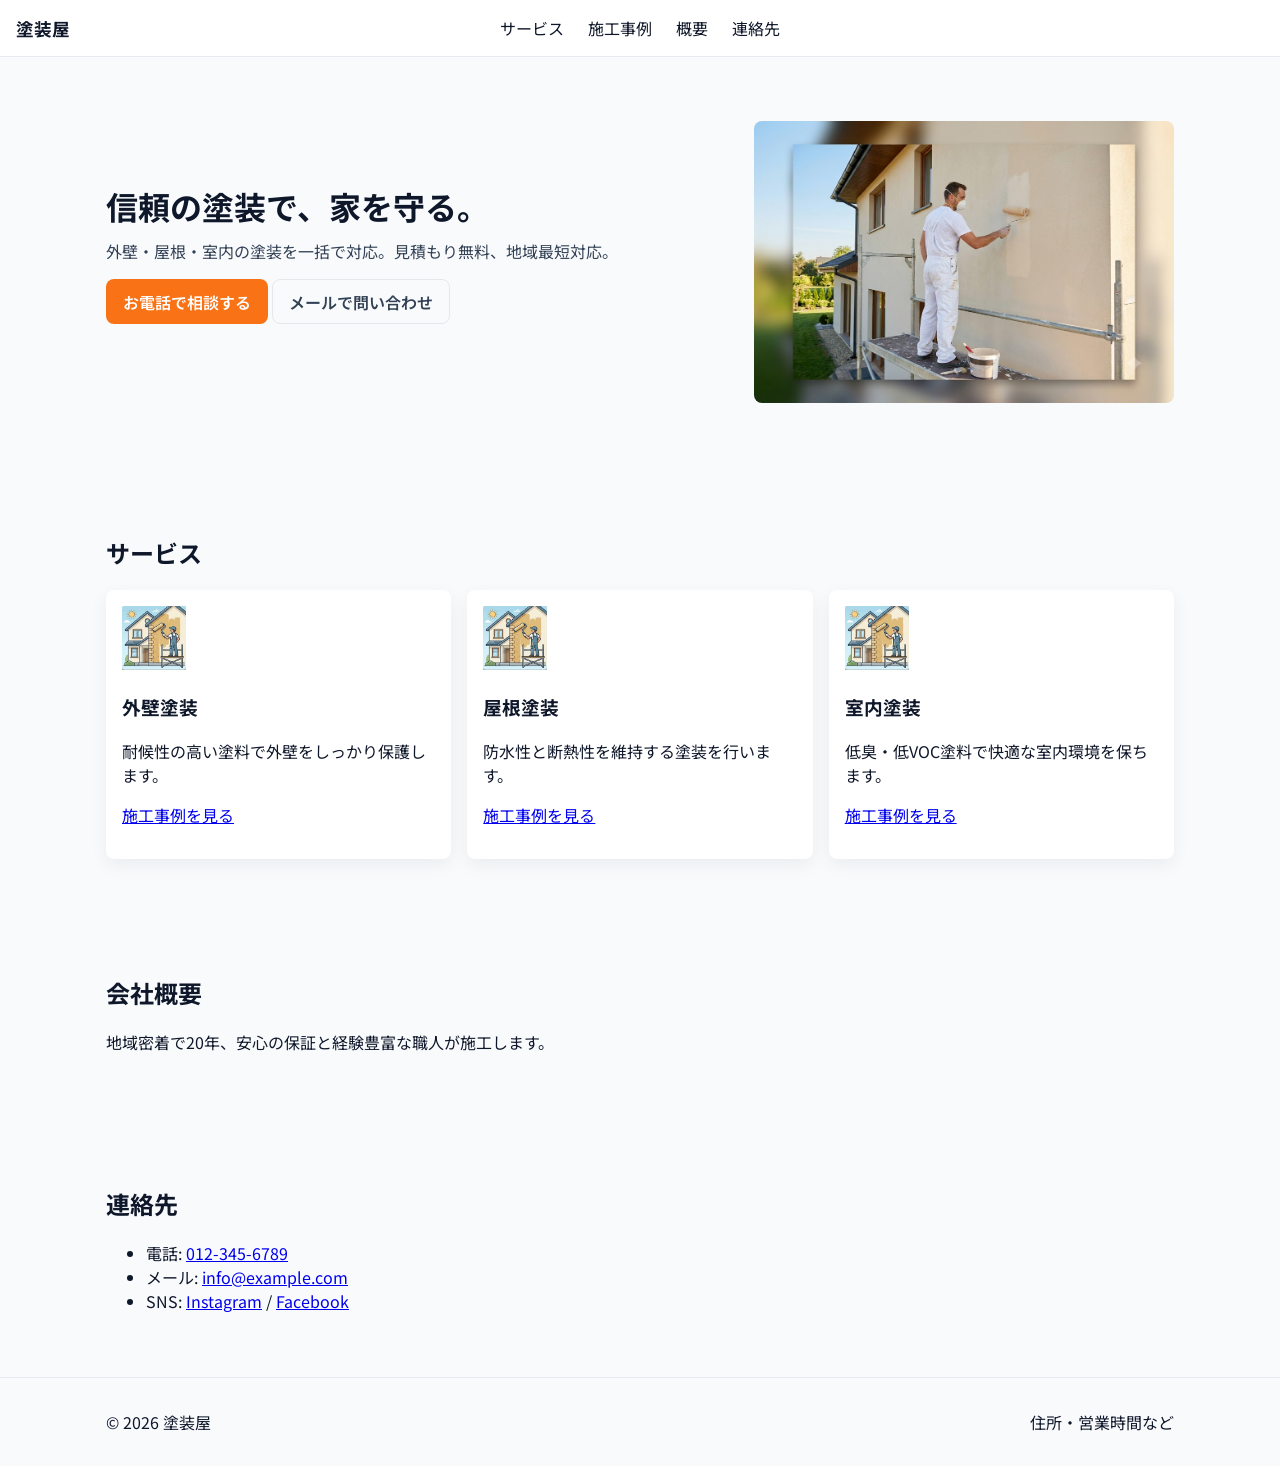
<file: index.html>
<!DOCTYPE html>
<html lang="ja">
<head>
  <meta charset="UTF-8">
  <meta name="viewport" content="width=device-width, initial-scale=1.0">
  <meta name="description" content="地域密着の塗装サービス。外壁・屋根・室内の塗装を迅速に対応します。">
  <title>塗装屋 — サンプルサイト</title>
  <link rel="preconnect" href="https://fonts.gstatic.com" crossorigin>
  <link href="https://fonts.googleapis.com/css2?family=Inter:wght@300;400;600;700&family=Noto+Sans+JP:wght@400;700&display=swap" rel="stylesheet">
  <link rel="stylesheet" href="assets/css/styles.css">
</head>
<body>
  <header id="site-header">
    <div class="container header-inner">
      <div class="logo">塗装屋</div>
      <nav class="nav">
        <a href="#services">サービス</a>
        <a href="works/">施工事例</a>
        <a href="#about">概要</a>
        <a href="#contact">連絡先</a>
      </nav>
    </div>
  </header>

  <main>
    <section id="hero" class="hero">
      <div class="container hero-inner">
        <div class="hero-copy">
          <h1>信頼の塗装で、家を守る。</h1>
          <p>外壁・屋根・室内の塗装を一括で対応。見積もり無料、地域最短対応。</p>
          <p class="hero-buttons">
            <a class="btn btn-primary" href="tel:0123456789">お電話で相談する</a>
            <a class="btn btn-outline" href="mailto:info@example.com">メールで問い合わせ</a>
          </p>
        </div>
        <div class="hero-media">
          <img src="assets/img/hero.png" alt="塗装のイメージ写真（施工中）">
        </div>
      </div>
    </section>

    <section id="services" class="section">
      <div class="container">
        <h2>サービス</h2>
        <div class="cards">
          <article class="card">
            <img src="assets/img/service1.png" alt="外壁塗装">
            <h3>外壁塗装</h3>
            <p>耐候性の高い塗料で外壁をしっかり保護します。</p>
            <p><a href="works/1.html">施工事例を見る</a></p>
          </article>
          <article class="card">
            <img src="assets/img/service1.png" alt="屋根塗装">
            <h3>屋根塗装</h3>
            <p>防水性と断熱性を維持する塗装を行います。</p>
            <p><a href="works/1.html">施工事例を見る</a></p>
          </article>
          <article class="card">
            <img src="assets/img/service1.png" alt="室内塗装">
            <h3>室内塗装</h3>
            <p>低臭・低VOC塗料で快適な室内環境を保ちます。</p>
            <p><a href="works/1.html">施工事例を見る</a></p>
          </article>
        </div>
      </div>
    </section>

    <section id="about" class="section about">
      <div class="container">
        <h2>会社概要</h2>
        <p>地域密着で20年、安心の保証と経験豊富な職人が施工します。</p>
      </div>
    </section>

    <section id="contact" class="section contact">
      <div class="container">
        <h2>連絡先</h2>
        <ul class="contact-list">
          <li>電話: <a href="tel:0123456789">012-345-6789</a></li>
          <li>メール: <a href="mailto:info@example.com">info@example.com</a></li>
          <li>SNS: <a href="#">Instagram</a> / <a href="#">Facebook</a></li>
        </ul>
      </div>
    </section>
  </main>

  <footer id="site-footer">
    <div class="container footer-inner">
      <div>© <span id="year"></span> 塗装屋</div>
      <div class="footer-links">住所・営業時間など</div>
    </div>
  </footer>

  <script>
    document.getElementById('year').textContent = new Date().getFullYear();
  </script>
</body>
</html>
</file>
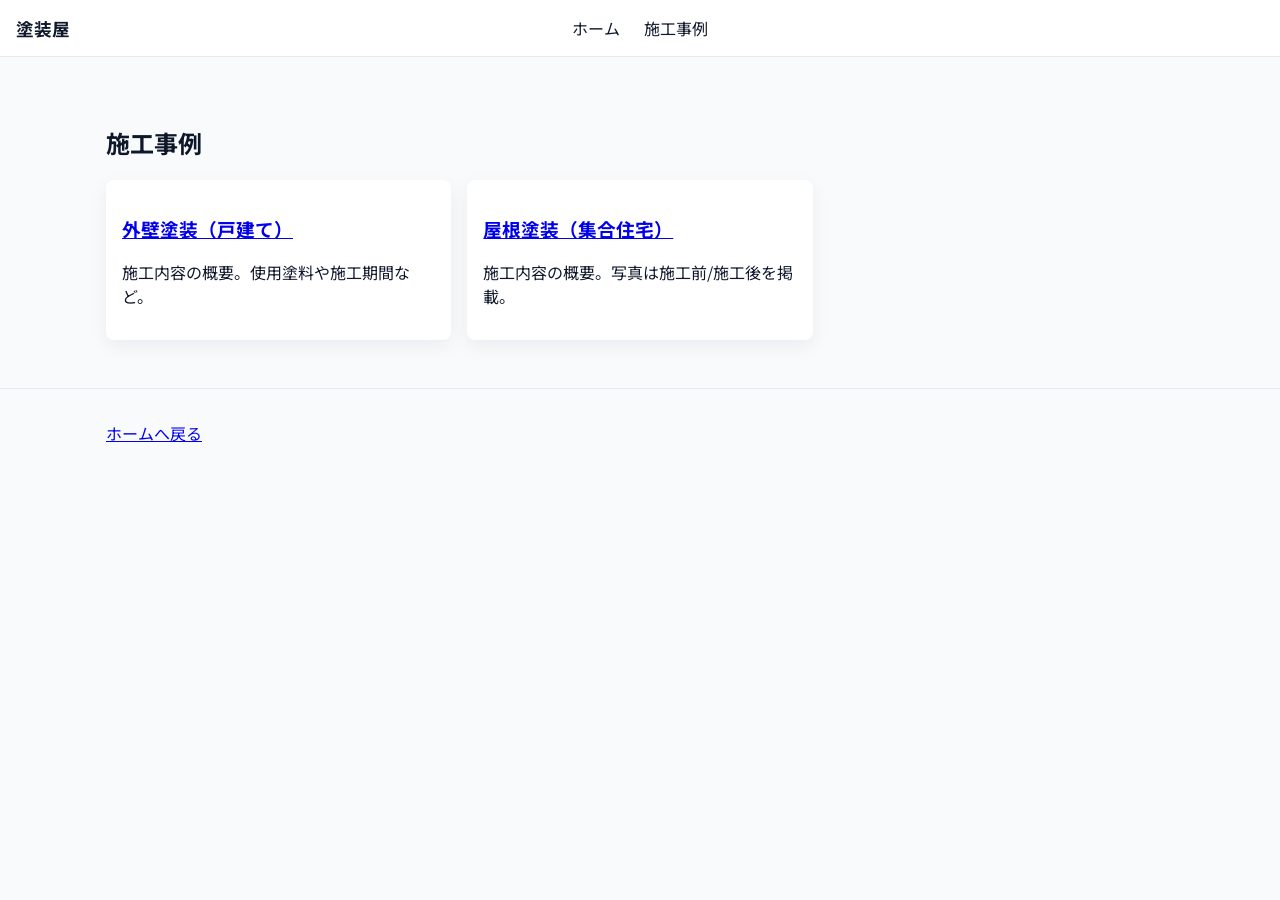
<file: works/index.html>
<!DOCTYPE html>
<html lang="ja">
<head>
  <meta charset="utf-8">
  <meta name="viewport" content="width=device-width,initial-scale=1">
  <title>施工事例 — 塗装屋</title>
  <link href="/assets/css/styles.css" rel="stylesheet">
  <meta name="description" content="施工事例一覧。外壁・屋根・室内の施工写真と詳細を掲載しています。">
  <link href="https://fonts.googleapis.com/css2?family=Inter:wght@300;400;600;700&family=Noto+Sans+JP:wght@400;700&display=swap" rel="stylesheet">
</head>
<body>
  <header id="site-header">
    <div class="container header-inner">
      <div class="logo">塗装屋</div>
      <nav class="nav">
        <a href="/">ホーム</a>
        <a href="/works/">施工事例</a>
      </nav>
    </div>
  </header>
  <main>
    <section class="section">
      <div class="container">
        <h1>施工事例</h1>
        <div class="cards">
          <article class="card">
            <h3><a href="1.html">外壁塗装（戸建て）</a></h3>
            <p>施工内容の概要。使用塗料や施工期間など。</p>
          </article>
          <article class="card">
            <h3><a href="1.html">屋根塗装（集合住宅）</a></h3>
            <p>施工内容の概要。写真は施工前/施工後を掲載。</p>
          </article>
        </div>
      </div>
    </section>
  </main>
  <footer id="site-footer">
    <div class="container footer-inner">
      <div><a href="/">ホームへ戻る</a></div>
    </div>
  </footer>
</body>
</html>
</file>
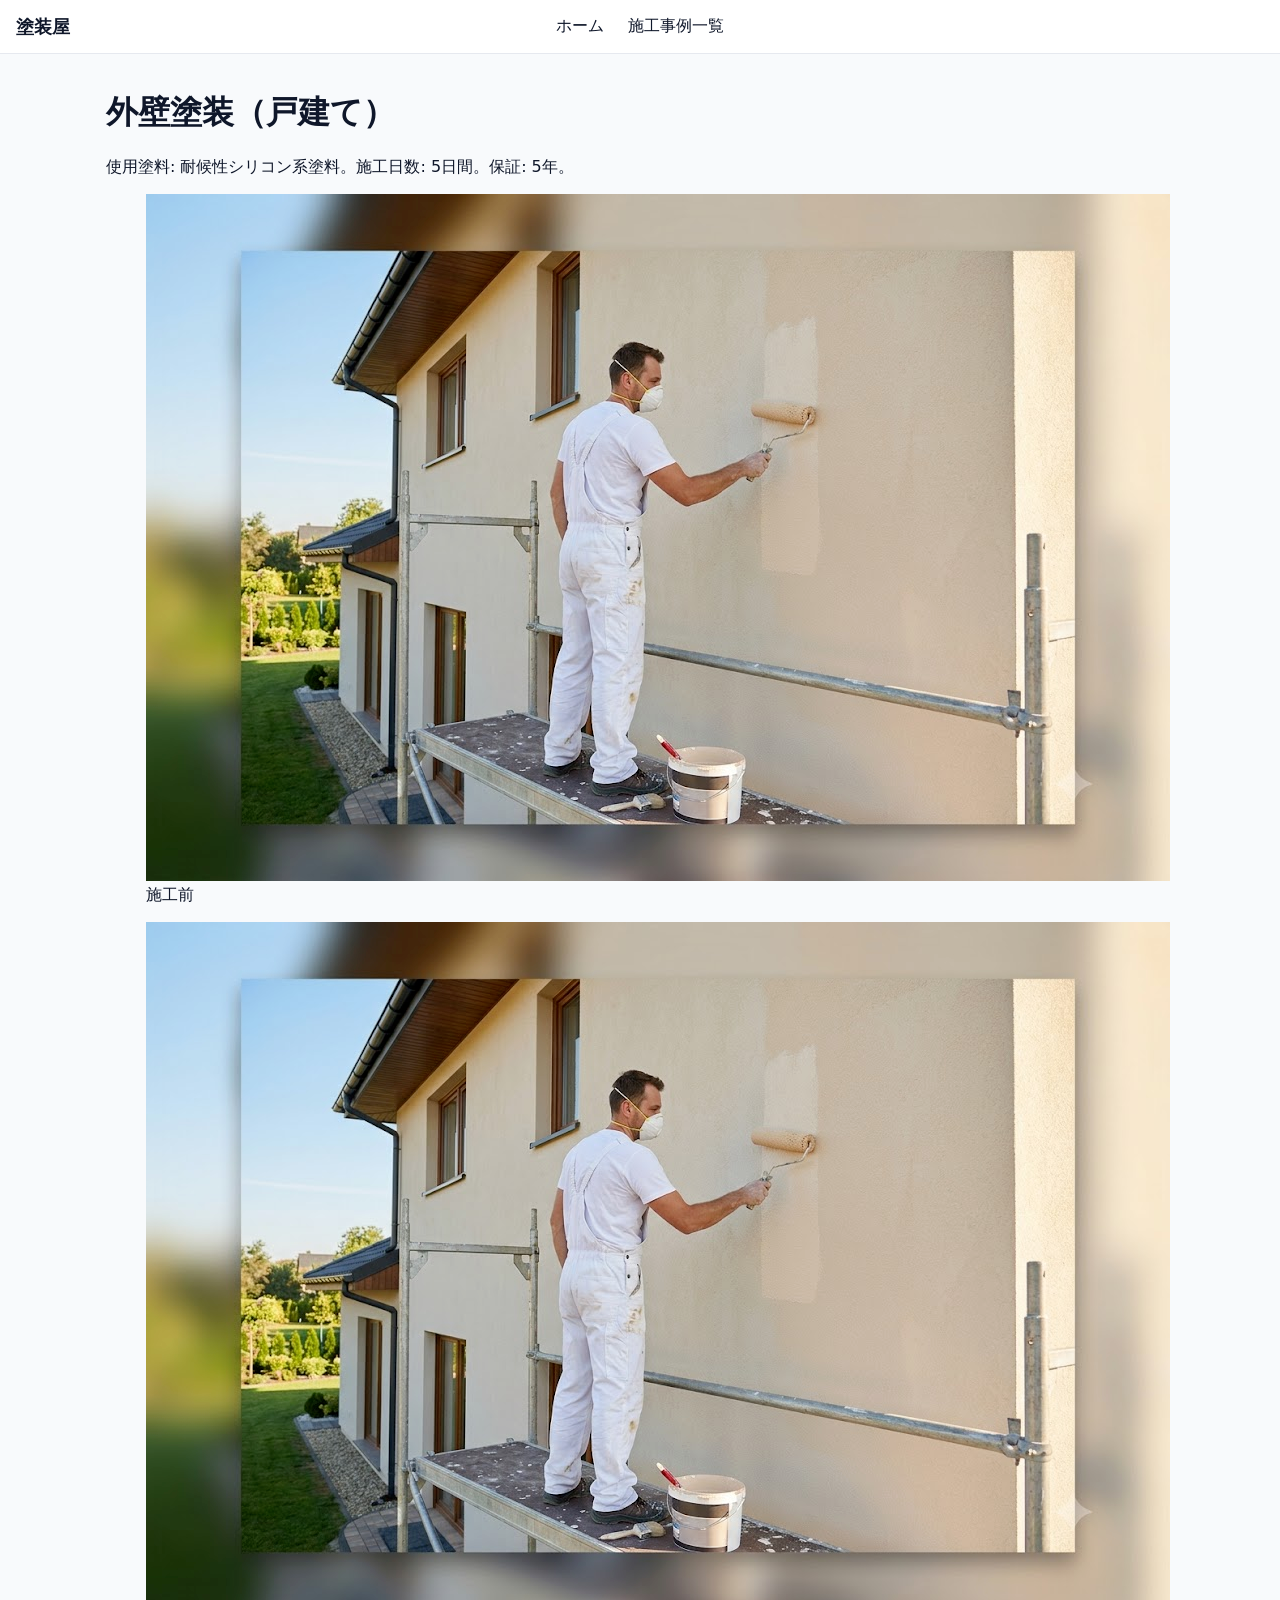
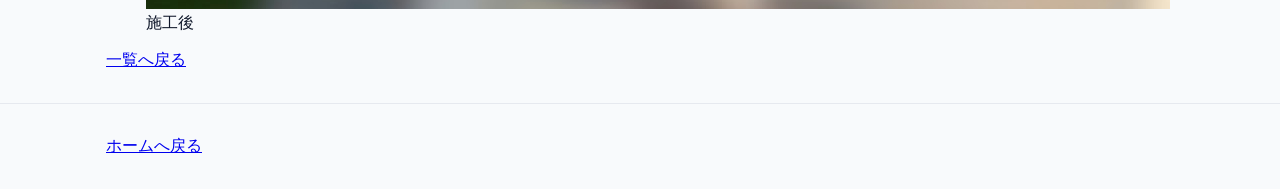
<file: works/1.html>
<!DOCTYPE html>
<html lang="ja">
<head>
  <meta charset="utf-8">
  <meta name="viewport" content="width=device-width,initial-scale=1">
  <title>施工事例 — 外壁塗装（戸建て）</title>
  <link href="/assets/css/styles.css" rel="stylesheet">
  <meta name="description" content="外壁塗装の施工事例。施工前・施工後の写真と詳細を掲載しています。">
</head>
<body>
  <header id="site-header">
    <div class="container header-inner">
      <div class="logo">塗装屋</div>
      <nav class="nav">
        <a href="/">ホーム</a>
        <a href="/works/">施工事例一覧</a>
      </nav>
    </div>
  </header>
  <main>
    <div class="container">
      <h1>外壁塗装（戸建て）</h1>
      <p>使用塗料: 耐候性シリコン系塗料。施工日数: 5日間。保証: 5年。</p>
      <figure>
        <img src="/assets/img/hero.png" alt="施工前の写真">
        <figcaption>施工前</figcaption>
      </figure>
      <figure>
        <img src="/assets/img/hero.png" alt="施工後の写真">
        <figcaption>施工後</figcaption>
      </figure>
      <p><a href="/works/">一覧へ戻る</a></p>
    </div>
  </main>
  <footer id="site-footer">
    <div class="container footer-inner">
      <div><a href="/">ホームへ戻る</a></div>
    </div>
  </footer>
</body>
</html>
</file>
<file: assets/css/styles.css>
:root{
  --color-text:#0F172A; /* main text (nav/heading) */
  --color-bg:#F8FAFC; /* page background */
  --color-accent:#F97316; /* orange accent */
  --color-cta:#D97706; /* darker CTA */
  --max-width:1100px;
}
*{box-sizing:border-box}
html,body{height:100%;margin:0;font-family:'Noto Sans JP', 'Inter', system-ui, -apple-system, 'Segoe UI', Roboto, 'Helvetica Neue', Arial;color:var(--color-text);background:var(--color-bg);}
.container{max-width:var(--max-width);margin:0 auto;padding:1rem}
/* Header */
#site-header{background:#fff;border-bottom:1px solid #e6e9ef;position:sticky;top:0;z-index:40}
.header-inner{display:flex;align-items:center;justify-content:center;gap:1rem}
.logo{font-weight:700;font-size:1.1rem;position:absolute;left:1rem}
.nav{display:flex;gap:1.5rem}
.nav a{color:var(--color-text);text-decoration:none}

/* Buttons */
.btn{display:inline-block;text-decoration:none;color:inherit;border:1px solid transparent;padding:0.6rem 1rem;border-radius:8px;font-weight:600}
.btn-primary{background:var(--color-accent);color:#fff}
.btn-outline{background:transparent;border:1px solid rgba(15,23,42,0.08)}
.btn-ghost{background:transparent}

/* Hero */
.hero{padding:3rem 0}
.hero-inner{display:grid;grid-template-columns:1fr 420px;gap:2rem;align-items:center}
.hero-copy h1{font-size:2rem;margin:0 0 0.6rem}
.hero-copy p{margin:0 0 1rem;color:#334155}
.hero-media img{width:100%;height:auto;border-radius:8px;display:block}

/* Cards */
.section{padding:2rem 0}
.cards{display:grid;grid-template-columns:repeat(3,1fr);gap:1rem}
.card{background:#fff;padding:1rem;border-radius:8px;box-shadow:0 6px 18px rgba(15,23,42,0.06)}
.card img{width:64px;height:64px}

/* Footer */
#site-footer{padding:1rem 0;border-top:1px solid #e6e9ef;background:transparent}
.footer-inner{display:flex;justify-content:space-between;align-items:center}

/* Responsive */
@media (max-width:900px){
  .hero-inner{grid-template-columns:1fr}
  .cards{grid-template-columns:1fr}
  .nav{display:none}
}

@media (max-width:480px){
  .hero-copy h1{font-size:1.5rem}
}
</file>
